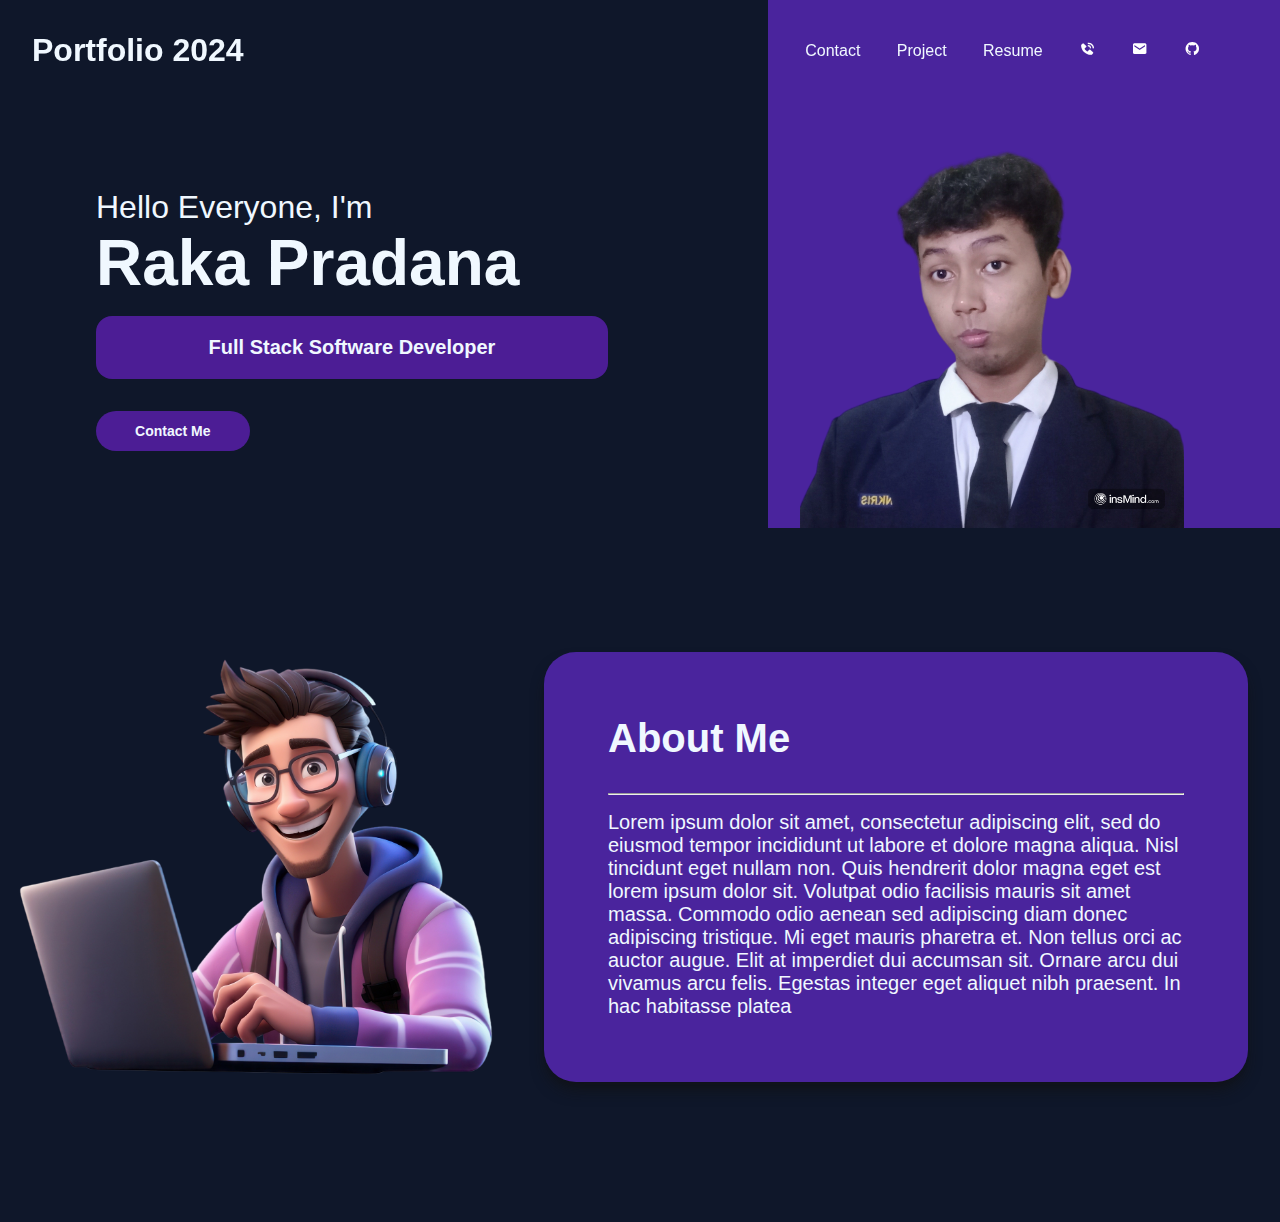
<file: index.html>
<!DOCTYPE html>
<html lang="en">
  <head>
    <meta charset="UTF-8" />
    <meta name="viewport" content="width=device-width, initial-scale=1.0" />
    <link rel="stylesheet" href="style.css" />
    <link
      href="https://unpkg.com/boxicons@2.1.4/css/boxicons.min.css"
      rel="stylesheet"
    />
    <title>Latihan</title>
  </head>
  <body>
    <nav id="nav-contain">
      <h1>Portfolio 2024</h1>
      <ul class="nav-list">
        <a href="">Contact</a>
        <a href="">Project</a>
        <a href="">Resume</a>
        <i class="bx bxs-phone-call" style="color: #fff"></i>
        <i class="bx bxs-envelope" style="color: #fff"></i>
        <a href="https://github.com/rakaprdana"
          ><i class="bx bxl-github" style="color: #fff"></i
        ></a>
      </ul>
    </nav>
    <div id="name">
      <div class="intro">
        <p>Hello Everyone, I'm</p>
        <h1>Raka Pradana</h1>
        <p class="title">Full Stack Software Developer</p>
        <button class="btn-contact">Contact Me</button>
      </div>
      <div id="split-img">
        <img class="intro-img" src="no-bg.png" alt="Raka" />
      </div>
    </div>
    <div id="summary">
      <img src="image-from-rawpixel-id-12363052-png.png" alt="" />
      <div class="sum-desc">
        <h1>About Me</h1>
        <hr style="margin-top: 2rem; margin-bottom: 1rem" />
        <p>
          Lorem ipsum dolor sit amet, consectetur adipiscing elit, sed do
          eiusmod tempor incididunt ut labore et dolore magna aliqua. Nisl
          tincidunt eget nullam non. Quis hendrerit dolor magna eget est lorem
          ipsum dolor sit. Volutpat odio facilisis mauris sit amet massa.
          Commodo odio aenean sed adipiscing diam donec adipiscing tristique. Mi
          eget mauris pharetra et. Non tellus orci ac auctor augue. Elit at
          imperdiet dui accumsan sit. Ornare arcu dui vivamus arcu felis.
          Egestas integer eget aliquet nibh praesent. In hac habitasse platea
        </p>
      </div>
    </div>
  </body>
</html>
</file>
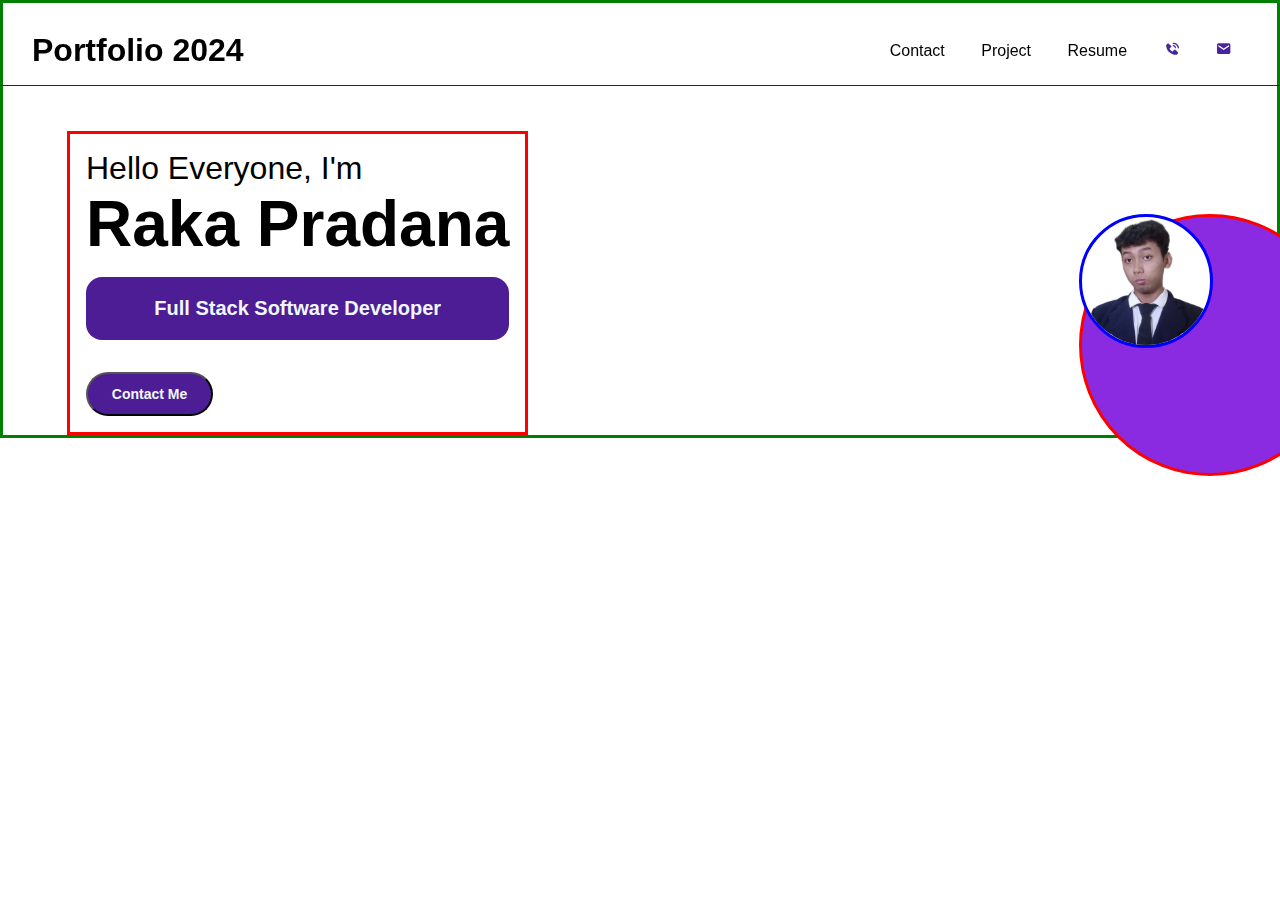
<file: backup.html>
<!DOCTYPE html>
<html lang="en">
  <head>
    <meta charset="UTF-8" />
    <meta name="viewport" content="width=device-width, initial-scale=1.0" />
    <link rel="stylesheet" href="backup.css" />
    <link
      href="https://unpkg.com/boxicons@2.1.4/css/boxicons.min.css"
      rel="stylesheet"
    />
    <title>Latihan</title>
  </head>
  <body>
    <nav id="nav-contain">
      <h1>Portfolio 2024</h1>
      <ul class="nav-list">
        <a href="">Contact</a>
        <a href="">Project</a>
        <a href="">Resume</a>
        <i class="bx bxs-phone-call" style="color: #4a249d"></i>
        <i class="bx bxs-envelope" style="color: #4a249d"></i>
      </ul>
    </nav>
    <div id="name">
      <div class="intro">
        <p>Hello Everyone, I'm</p>
        <h1>Raka Pradana</h1>
        <p class="title">Full Stack Software Developer</p>
        <button class="btn-contact">Contact Me</button>
      </div>
      <div id="img">
        <div id="circle"></div>
        <img class="intro-img" src="no-bg.png" alt="Raka" />
      </div>
    </div>
  </body>
</html>
</file>
<file: style.css>
* {
  color: aliceblue;
  margin: 0;
  padding: 0;
  font-family: Arial, Helvetica, sans-serif;
  text-decoration: none;
}
body {
  background-color: rgb(15 23 42);
}
/* Navbar Content START */
#nav-contain {
  padding: 2rem 0 1rem 0;
  width: 100%;
  display: flex;
  justify-content: space-between;
  align-items: center;
  position: fixed;
  background-color: transparent;
}
#nav-contain > h1 {
  background-color: transparent;
  margin: 0 2rem 0 2rem;
}
.nav-list {
  margin-right: 1rem;
  background-color: transparent;
}
.nav-list > a,
i {
  margin-right: 2rem;
  background-color: transparent;
}
/* Navbar Content END */

/* div name START */
#name {
  display: flex;
  justify-content: space-between;
  align-items: center;
  padding-top: 16rem;
  height: 20rem;
}
.btn-contact {
  border: none;
  color: aliceblue;
  background-color: rgb(76 29 149);
  border-radius: 2rem;
  padding: 12px;
  margin-top: 2rem;
  font-size: 14px;
  font-weight: bold;
  width: 30%;
}
.btn-contact:hover {
  background-color: rgb(46 16 101);
  transition-duration: 500ms;
}
.title {
  color: aliceblue;
  background-color: rgb(76 29 149);
  margin-top: 16px;
  padding: 20px;
  font-size: 20px;
  font-weight: bold;
  text-align: center;
  border-radius: 1rem;
}
.intro {
  width: 40%;
  margin-top: 4rem;
  margin-left: 2rem;
  margin-bottom: 16rem;
  padding: 4rem;
  font-size: 2rem;
}
#split-img {
  background-color: #4a249d;
  width: 30%;
  padding: 8rem 4rem 0 4rem;
  margin-bottom: 20rem;
  display: flex;
  align-items: end;
  justify-content: end;
}
.intro-img {
  margin-right: 2rem;
  margin-top: 2rem;
  width: 100%;
  background-color: transparent;
}
/* div name END */
/* div summary START */
#summary {
  margin-top: 4rem;
  display: flex;
  justify-content: space-between;
  align-items: center;
  margin-bottom: 8rem;
}

#summary > img {
  width: 40%;
}

.sum-desc {
  box-shadow: 0 10px 15px -3px rgba(17, 17, 17, 0.746),
    0 4px 6px -4px rgb(0 0 0 / 0.1);
  background-color: #4a249d;
  border-radius: 2rem;
  padding: 4rem;
  margin-left: 2rem;
  margin-right: 2rem;
  font-size: 20px;
}
/* div summary END */
</file>
<file: backup.css>
* {
  color: black;
  margin: 0;
  padding: 0;
  font-family: Arial, Helvetica, sans-serif;
  text-decoration: none;
  background-color: white;
}

/* Navbar Content START */
#nav-contain {
  padding: 2rem 0 1rem 0;
  width: 100%;
  display: flex;
  justify-content: space-between;
  align-items: center;
  position: fixed;
  background-color: transparent;
  border-bottom: 1px solid rgb(30 41 59);
}
#nav-contain > h1 {
  margin: 0 2rem 0 2rem;
}
.nav-list {
  margin-right: 1rem;
}
.nav-list > a,
i {
  margin-right: 2rem;
}
/* Navbar Content END */

/* div name START */
#name {
  border: green solid;
  display: flex;
  justify-content: space-between;
  align-items: center;
  padding: 8rem 2rem 0 2rem;
}
.btn-contact {
  color: aliceblue;
  background-color: rgb(76 29 149);
  border-radius: 2rem;
  padding: 12px;
  margin-top: 2rem;
  font-size: 14px;
  font-weight: bold;
  width: 30%;
}
.btn-contact:hover {
  background-color: rgb(46 16 101);
  transition-duration: 500ms;
}
.title {
  color: aliceblue;
  background-color: rgb(76 29 149);
  margin-top: 16px;
  padding: 20px;
  font-size: 20px;
  font-weight: bold;
  text-align: center;
  border-radius: 1rem;
}
#circle {
  width: 16rem;
  height: 16rem;
  background-color: blueviolet;
  border: red solid;
  position: absolute;
  border-radius: 100%;
}
.intro {
  padding: 1rem;
  margin-left: 2rem;
  font-size: 2rem;
  border: red solid;
}

.intro-img {
  border-radius: 100%;
  /* background-color: red; */
  position: relative;
  border: blue solid;
  margin-right: 2rem;
  width: 8rem;
}
/* div name END */
</file>
